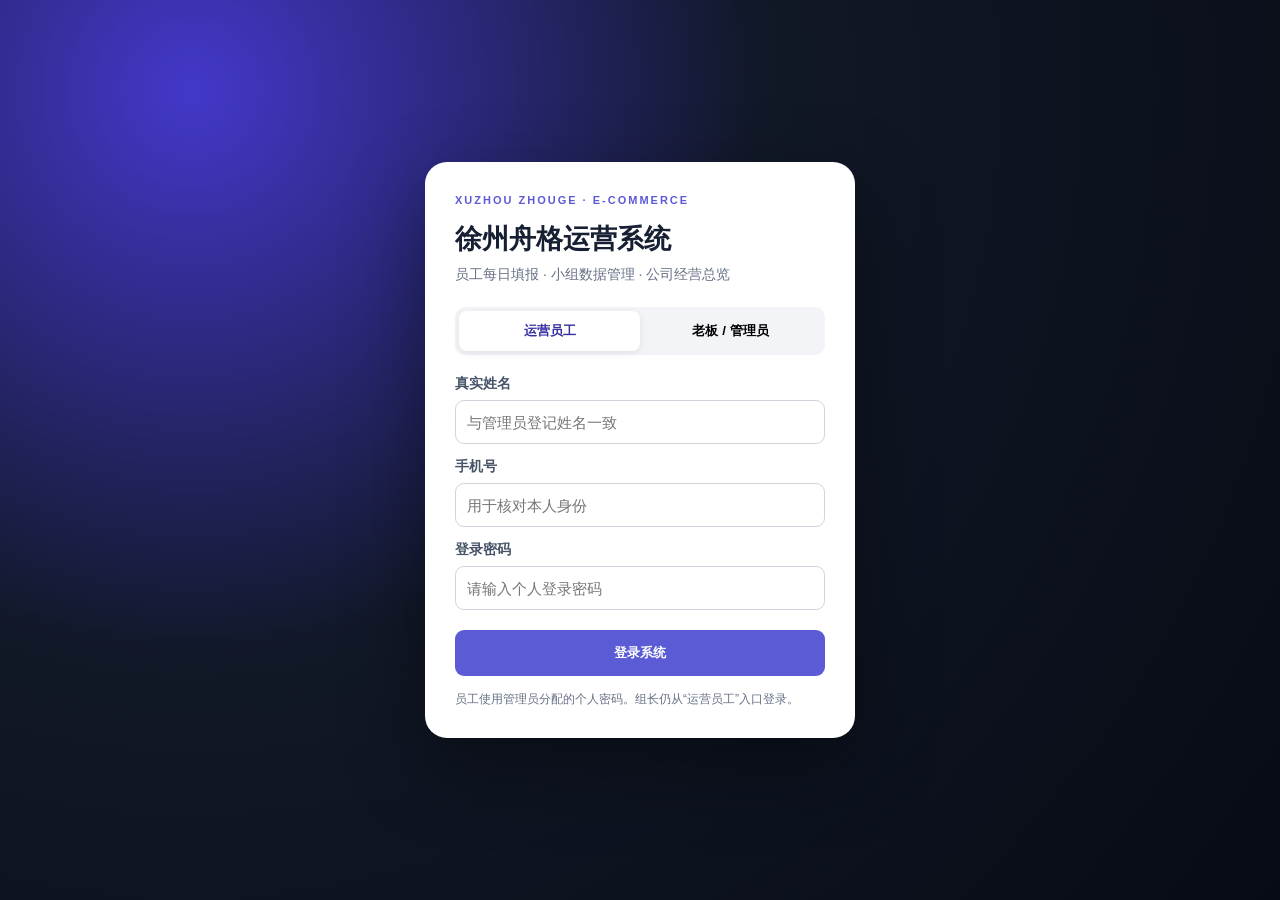
<file: site/login.html>
<!doctype html><html lang="zh-CN"><head><meta charset="utf-8"><meta name="viewport" content="width=device-width,initial-scale=1"><link rel="icon" href="data:,"><title>登录｜徐州舟格电商运营管理系统</title><style>*{box-sizing:border-box}body{margin:0;min-height:100vh;display:grid;place-items:center;background:radial-gradient(circle at 15% 10%,#4338ca 0,#111827 42%,#070b14 100%);font:14px/1.5 -apple-system,BlinkMacSystemFont,"Segoe UI","Microsoft YaHei",sans-serif;color:#172033}.box{width:min(430px,calc(100% - 28px));background:#fff;border-radius:22px;padding:30px;box-shadow:0 28px 80px rgba(0,0,0,.4)}.eyebrow{color:#5b5bd6;letter-spacing:2px;font-size:11px;font-weight:800}.box h1{margin:10px 0 5px;font-size:27px}.box p{color:#667085;margin:0 0 22px}.tabs{display:grid;grid-template-columns:1fr 1fr;background:#f2f4f7;border-radius:10px;padding:4px;margin-bottom:18px}.tabs button{height:40px;border:0;border-radius:8px;background:none;font-weight:700;cursor:pointer}.tabs button.on{background:#fff;color:#3730a3;box-shadow:0 2px 8px rgba(16,24,40,.08)}label{display:block;font-weight:650;color:#475467;margin:12px 0 6px}input{width:100%;height:44px;border:1px solid #d0d5dd;border-radius:9px;padding:0 11px;font-size:15px}.submit{width:100%;height:46px;border:0;border-radius:9px;background:#5b5bd6;color:#fff;font-weight:800;margin-top:20px;cursor:pointer}.err{display:none;background:#fef3f2;color:#b42318;padding:10px 12px;border-radius:8px;margin-top:12px}.hint{font-size:12px;color:#667085;margin-top:14px}.hide{display:none}@media(max-width:480px){.box{padding:24px 20px}}</style></head><body>
<main class="box"><div class="eyebrow">XUZHOU ZHOUGE · E-COMMERCE</div><h1>徐州舟格运营系统</h1><p>员工每日填报 · 小组数据管理 · 公司经营总览</p><div class="tabs" role="tablist" aria-label="登录身份"><button id="empTab" type="button" role="tab" aria-selected="true" class="on" onclick="setRole('employee')">运营员工</button><button id="adminTab" type="button" role="tab" aria-selected="false" onclick="setRole('admin')">老板 / 管理员</button></div><form id="loginForm"><section id="identity"><label for="name">真实姓名</label><input id="name" autocomplete="username" placeholder="与管理员登记姓名一致"><label for="phone">手机号</label><input id="phone" type="tel" inputmode="numeric" placeholder="用于核对本人身份"></section><label for="password">登录密码</label><input id="password" type="password" autocomplete="current-password" placeholder="请输入个人登录密码"><button id="submit" type="submit" class="submit">登录系统</button></form><div id="err" class="err" role="alert" aria-live="polite"></div><div id="hint" class="hint">员工使用管理员分配的个人密码。组长仍从“运营员工”入口登录。</div></main>
<script>const API='/board/api',nameInput=document.getElementById('name'),phoneInput=document.getElementById('phone'),passwordInput=document.getElementById('password');let role='employee';function setRole(r){role=r;empTab.classList.toggle('on',r==='employee');adminTab.classList.toggle('on',r==='admin');empTab.setAttribute('aria-selected',String(r==='employee'));adminTab.setAttribute('aria-selected',String(r==='admin'));empTab.tabIndex=r==='employee'?0:-1;adminTab.tabIndex=r==='admin'?0:-1;identity.classList.toggle('hide',r==='admin');hint.textContent=r==='admin'?'管理员使用独立管理密码。':'员工使用管理员分配的个人密码。组长仍从“运营员工”入口登录。';passwordInput.value='';err.style.display='none';passwordInput.focus()}async function login(){err.style.display='none';submit.disabled=true;submit.textContent='登录中…';try{const body={password:passwordInput.value};if(role==='employee'){body.name=nameInput.value.trim();body.phone=phoneInput.value.trim()}const r=await fetch(API+'/login',{method:'POST',headers:{'Content-Type':'application/json'},credentials:'same-origin',body:JSON.stringify(body)}),d=await r.json();if(!r.ok)throw new Error(d.err||'登录失败');if(role==='admin'&&d.role!=='admin')throw new Error('请使用管理员密码');location.href='首页.html'}catch(e){err.textContent=e.message;err.style.display='block';passwordInput.focus()}finally{submit.disabled=false;submit.textContent='登录系统'}}loginForm.addEventListener('submit',e=>{e.preventDefault();login()});</script></body></html>
</file>
